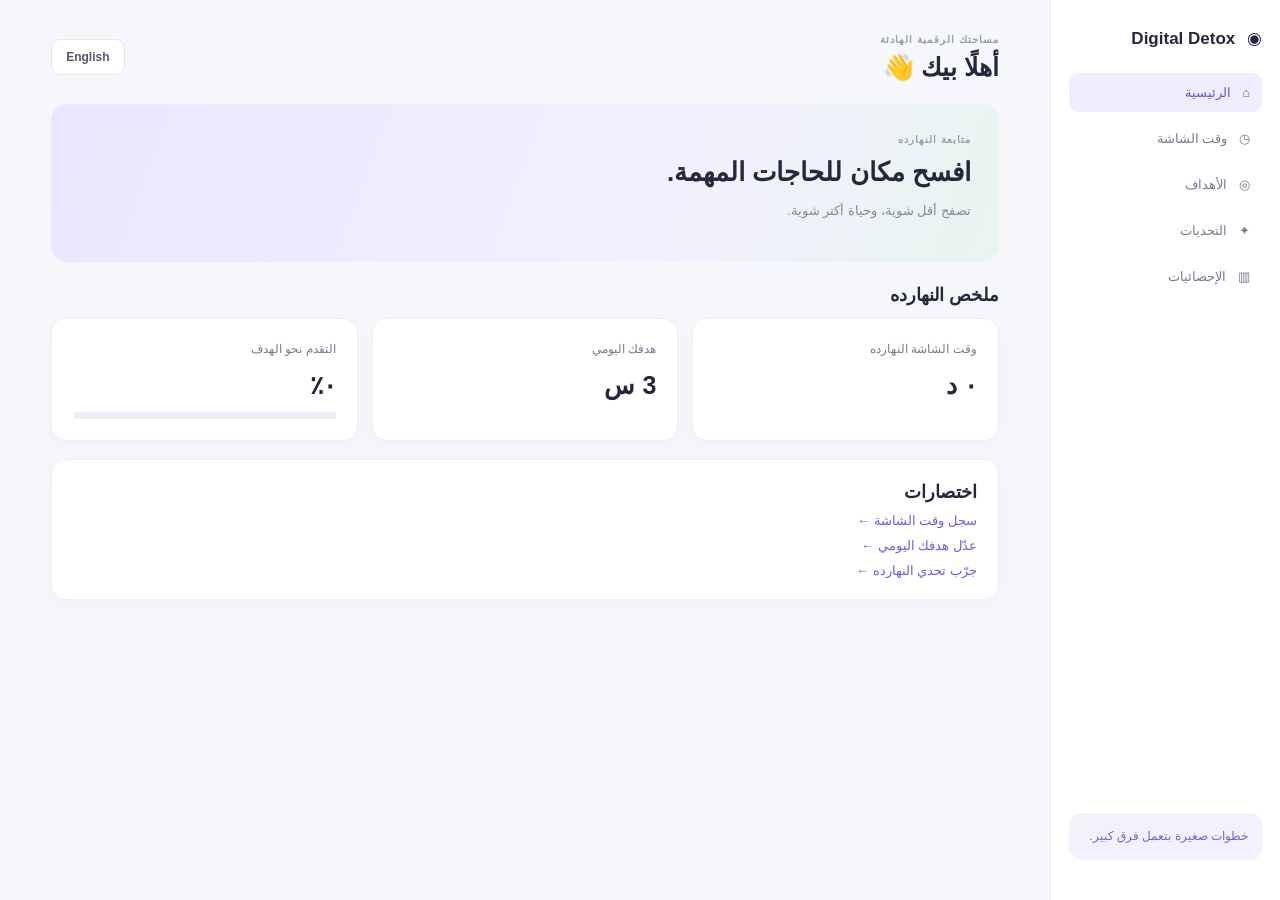
<file: index.html>
<!DOCTYPE html>
<html lang="en" dir="ltr">
<head>
  <meta charset="UTF-8">
  <meta name="viewport" content="width=device-width, initial-scale=1.0">
  <title>Digital Detox</title>
  <link rel="stylesheet" href="style.css">
  <script src="script.js" defer></script>
</head>
<body data-page="home">
  <div class="app">
    <aside class="sidebar">
      <a class="brand" href="index.html">◉ <strong>Digital Detox</strong></a>
      <nav>
        <a class="nav-link" href="index.html" data-nav="home">⌂ <span data-i18n="home">الرئيسية</span></a>
        <a class="nav-link" href="tracker.html" data-nav="tracker">◷ <span data-i18n="tracker">وقت الشاشة</span></a>
        <a class="nav-link" href="goals.html" data-nav="goals">◎ <span data-i18n="goals">الأهداف</span></a>
        <a class="nav-link" href="challenges.html" data-nav="challenges">✦ <span data-i18n="challenges">التحديات</span></a>
        <a class="nav-link" href="statistics.html" data-nav="statistics">▥ <span data-i18n="statistics">الإحصائيات</span></a>
      </nav>
      <p class="sidebar-note" data-i18n="sidebarNote">خطوات صغيرة بتعمل فرق كبير.</p>
    </aside>

    <main class="main">
      <header class="topbar">
        <div>
          <p class="eyebrow" data-i18n="welcome">مساحتك الرقمية الهادئة</p>
          <h1 data-i18n="greeting">أهلًا بيك 👋</h1>
        </div>
        <button class="language-button" id="languageButton">English</button>
      </header>

      <section class="hero">
        <p class="eyebrow" data-i18n="today">متابعة النهارده</p>
        <h2 data-i18n="introTitle">افسح مكان للحاجات المهمة.</h2>
        <p data-i18n="introText">تصفح أقل شوية، وحياة أكتر شوية.</p>
      </section>

      <h2 class="page-heading" data-i18n="todaySummary">ملخص النهارده</h2>
      <section class="cards">
        <article class="card">
          <p data-i18n="screenToday">وقت الشاشة النهارده</p>
          <strong id="homeTime">٠ د</strong>
        </article>
        <article class="card">
          <p data-i18n="dailyGoal">هدفك اليومي</p>
          <strong id="homeGoal">٣ س</strong>
        </article>
        <article class="card">
          <p data-i18n="goalProgress">التقدم نحو الهدف</p>
          <strong id="homeProgress">٠٪</strong>
          <div class="progress"><span id="homeBar"></span></div>
        </article>
      </section>

      <section class="card">
        <h2 data-i18n="quickLinks">اختصارات</h2>
        <div class="quick-links">
          <a href="tracker.html" data-i18n="logTime">سجل وقت الشاشة ←</a>
          <a href="goals.html" data-i18n="editGoal">عدّل هدفك اليومي ←</a>
          <a href="challenges.html" data-i18n="tryChallenge">جرّب تحدي النهارده ←</a>
        </div>
      </section>
    </main>
  </div>
</body>
</html>
</file>
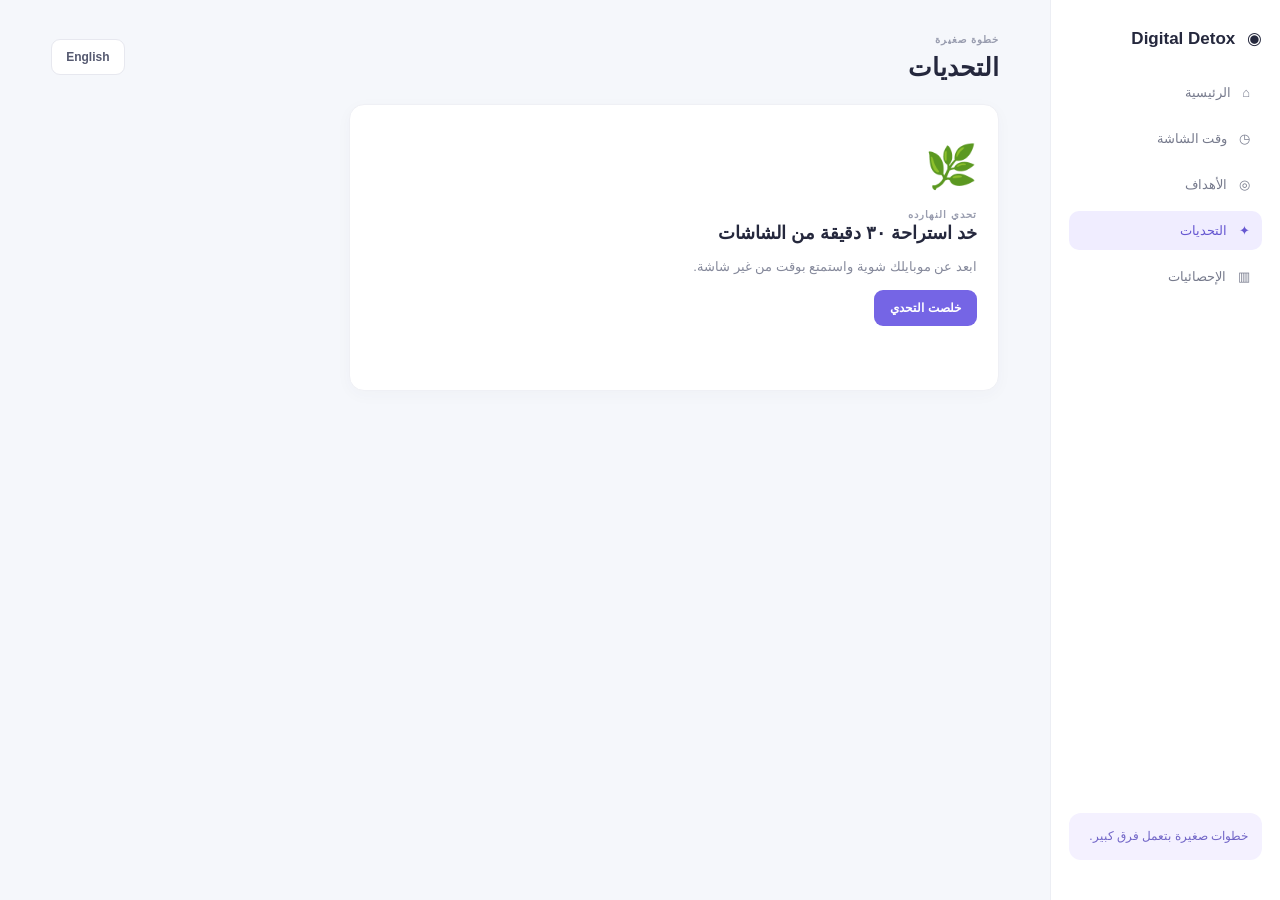
<file: challenges.html>
<!DOCTYPE html>
<html lang="en" dir="ltr">
<head>
  <meta charset="UTF-8">
  <meta name="viewport" content="width=device-width, initial-scale=1.0">
  <title>Challenges | Digital Detox</title>
  <link rel="stylesheet" href="style.css">
  <script src="script.js" defer></script>
</head>
<body data-page="challenges">
  <div class="app">
    <aside class="sidebar">
      <a class="brand" href="index.html">◉ <strong>Digital Detox</strong></a>
      <nav>
        <a class="nav-link" href="index.html" data-nav="home">⌂ <span data-i18n="home">الرئيسية</span></a>
        <a class="nav-link" href="tracker.html" data-nav="tracker">◷ <span data-i18n="tracker">وقت الشاشة</span></a>
        <a class="nav-link" href="goals.html" data-nav="goals">◎ <span data-i18n="goals">الأهداف</span></a>
        <a class="nav-link" href="challenges.html" data-nav="challenges">✦ <span data-i18n="challenges">التحديات</span></a>
        <a class="nav-link" href="statistics.html" data-nav="statistics">▥ <span data-i18n="statistics">الإحصائيات</span></a>
      </nav>
      <p class="sidebar-note" data-i18n="sidebarNote">خطوات صغيرة بتعمل فرق كبير.</p>
    </aside>

    <main class="main">
      <header class="topbar">
        <div>
          <p class="eyebrow" data-i18n="challengeLabel">خطوة صغيرة</p>
          <h1 data-i18n="challengesTitle">التحديات</h1>
        </div>
        <button class="language-button" id="languageButton">English</button>
      </header>

      <section class="card challenge-card">
        <div class="challenge-emoji">🌿</div>
        <p class="eyebrow" data-i18n="todayChallenge">تحدي النهارده</p>
        <h2 data-i18n="challengeTitle">خد استراحة ٣٠ دقيقة من الشاشات</h2>
        <p class="muted" data-i18n="challengeText">ابعد عن موبايلك شوية واستمتع بوقت من غير شاشة.</p>
        <button id="challengeButton" type="button" data-i18n="markComplete">خلصت التحدي</button>
        <p class="message" id="challengeMessage" aria-live="polite"></p>
      </section>
    </main>
  </div>
</body>
</html>
</file>
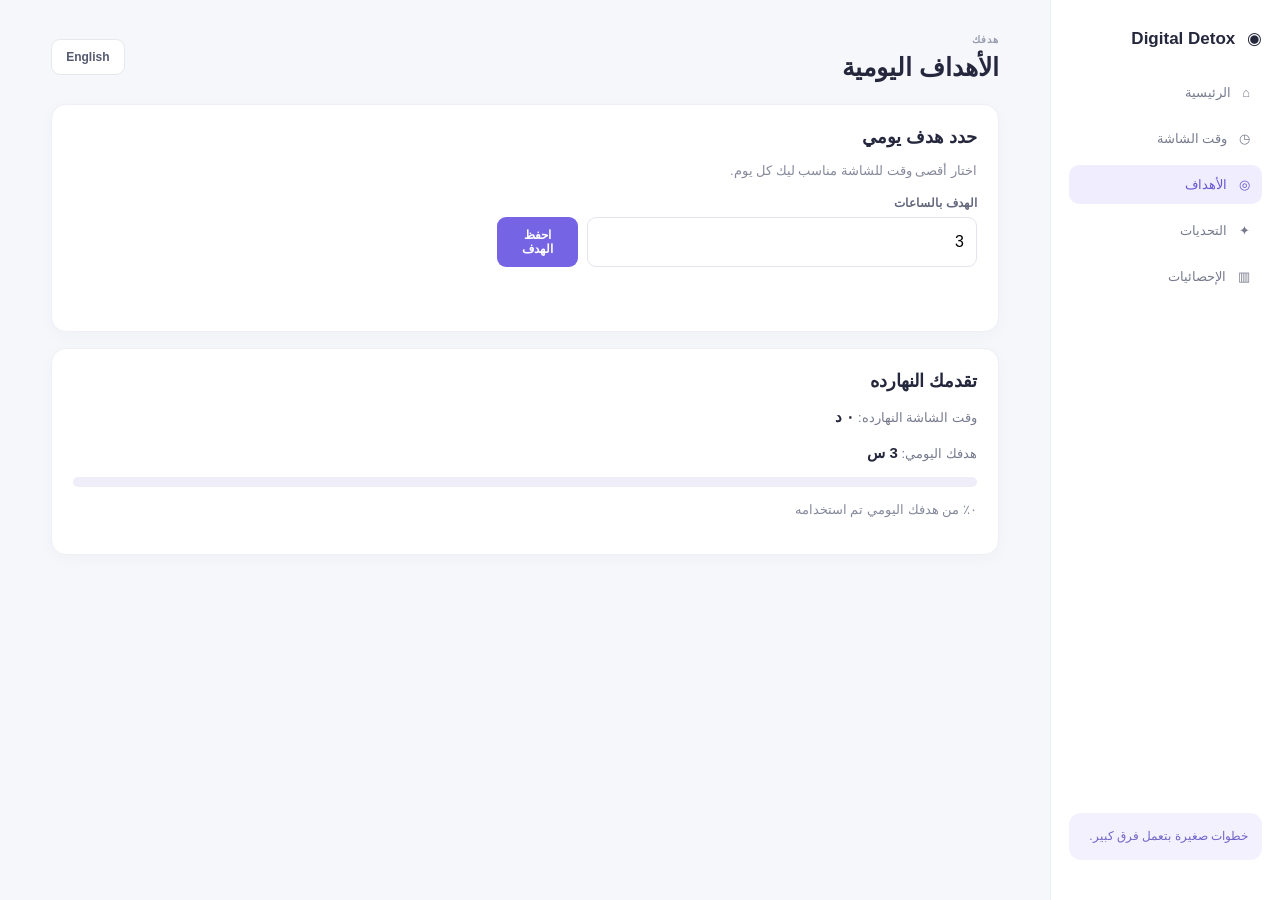
<file: goals.html>
<!DOCTYPE html>
<html lang="en" dir="ltr">
<head>
  <meta charset="UTF-8">
  <meta name="viewport" content="width=device-width, initial-scale=1.0">
  <title>Daily Goals | Digital Detox</title>
  <link rel="stylesheet" href="style.css">
  <script src="script.js" defer></script>
</head>
<body data-page="goals">
  <div class="app">
    <aside class="sidebar">
      <a class="brand" href="index.html">◉ <strong>Digital Detox</strong></a>
      <nav>
        <a class="nav-link" href="index.html" data-nav="home">⌂ <span data-i18n="home">الرئيسية</span></a>
        <a class="nav-link" href="tracker.html" data-nav="tracker">◷ <span data-i18n="tracker">وقت الشاشة</span></a>
        <a class="nav-link" href="goals.html" data-nav="goals">◎ <span data-i18n="goals">الأهداف</span></a>
        <a class="nav-link" href="challenges.html" data-nav="challenges">✦ <span data-i18n="challenges">التحديات</span></a>
        <a class="nav-link" href="statistics.html" data-nav="statistics">▥ <span data-i18n="statistics">الإحصائيات</span></a>
      </nav>
      <p class="sidebar-note" data-i18n="sidebarNote">خطوات صغيرة بتعمل فرق كبير.</p>
    </aside>

    <main class="main">
      <header class="topbar">
        <div>
          <p class="eyebrow" data-i18n="goalLabel">هدفك</p>
          <h1 data-i18n="goalsTitle">الأهداف اليومية</h1>
        </div>
        <button class="language-button" id="languageButton">English</button>
      </header>

      <section class="card">
        <h2 data-i18n="setGoal">حدد هدف يومي</h2>
        <p class="muted" data-i18n="goalDescription">اختار أقصى وقت للشاشة مناسب ليك كل يوم.</p>
        <form id="goalForm">
          <label for="goalInput" data-i18n="goalHoursLabel">الهدف بالساعات</label>
          <div class="form-row">
            <input id="goalInput" type="number" min="0.5" max="24" step="0.5" required>
            <button type="submit" data-i18n="saveGoal">احفظ الهدف</button>
          </div>
        </form>
        <p class="message" id="goalMessage" aria-live="polite"></p>
      </section>

      <section class="card">
        <h2 data-i18n="yourProgress">تقدمك النهارده</h2>
        <p class="total-time"><span data-i18n="screenToday">وقت الشاشة النهارده</span>: <strong id="goalTime">٠ د</strong></p>
        <p class="total-time"><span data-i18n="dailyGoal">هدفك اليومي</span>: <strong id="goalDisplay">٣ س</strong></p>
        <div class="progress large"><span id="goalBar"></span></div>
        <p class="muted" id="goalProgressText"></p>
      </section>
    </main>
  </div>
</body>
</html>
</file>
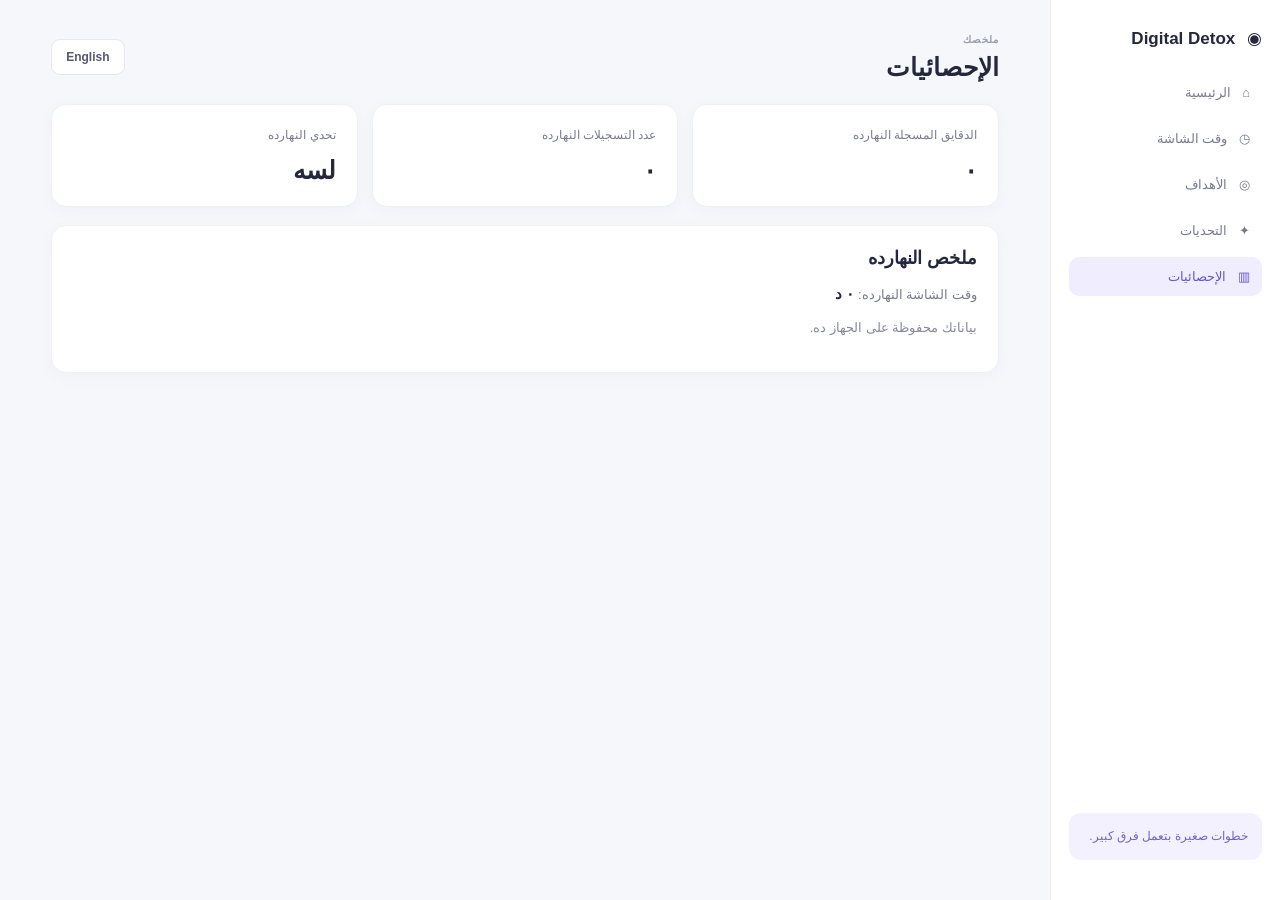
<file: statistics.html>
<!DOCTYPE html>
<html lang="en" dir="ltr">
<head>
  <meta charset="UTF-8">
  <meta name="viewport" content="width=device-width, initial-scale=1.0">
  <title>Statistics | Digital Detox</title>
  <link rel="stylesheet" href="style.css">
  <script src="script.js" defer></script>
</head>
<body data-page="statistics">
  <div class="app">
    <aside class="sidebar">
      <a class="brand" href="index.html">◉ <strong>Digital Detox</strong></a>
      <nav>
        <a class="nav-link" href="index.html" data-nav="home">⌂ <span data-i18n="home">الرئيسية</span></a>
        <a class="nav-link" href="tracker.html" data-nav="tracker">◷ <span data-i18n="tracker">وقت الشاشة</span></a>
        <a class="nav-link" href="goals.html" data-nav="goals">◎ <span data-i18n="goals">الأهداف</span></a>
        <a class="nav-link" href="challenges.html" data-nav="challenges">✦ <span data-i18n="challenges">التحديات</span></a>
        <a class="nav-link" href="statistics.html" data-nav="statistics">▥ <span data-i18n="statistics">الإحصائيات</span></a>
      </nav>
      <p class="sidebar-note" data-i18n="sidebarNote">خطوات صغيرة بتعمل فرق كبير.</p>
    </aside>

    <main class="main">
      <header class="topbar">
        <div>
          <p class="eyebrow" data-i18n="overview">ملخصك</p>
          <h1 data-i18n="statistics">الإحصائيات</h1>
        </div>
        <button class="language-button" id="languageButton">English</button>
      </header>

      <section class="cards">
        <article class="card">
          <p data-i18n="minutesStat">الدقايق المسجلة النهارده</p>
          <strong id="statsMinutes">٠</strong>
        </article>
        <article class="card">
          <p data-i18n="entriesStat">عدد التسجيلات النهارده</p>
          <strong id="statsEntries">٠</strong>
        </article>
        <article class="card">
          <p data-i18n="challengeStat">تحدي النهارده</p>
          <strong id="statsChallenge">لسه</strong>
        </article>
      </section>

      <section class="card">
        <h2 data-i18n="todaySummary">ملخص النهارده</h2>
        <p class="total-time"><span data-i18n="screenToday">وقت الشاشة النهارده</span>: <strong id="statsTime">٠ د</strong></p>
        <p class="muted" data-i18n="statsNote">بياناتك محفوظة على الجهاز ده.</p>
      </section>
    </main>
  </div>
</body>
</html>
</file>
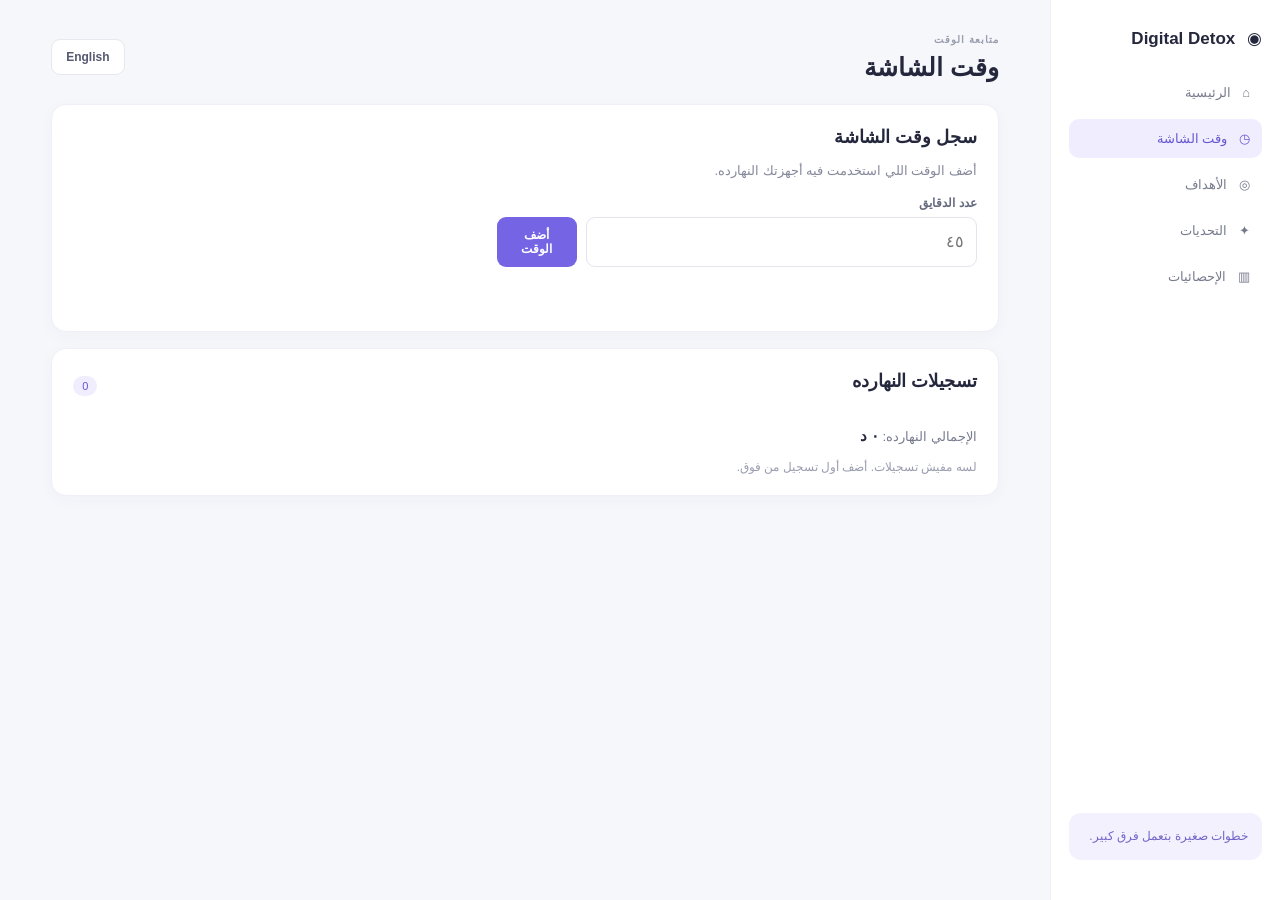
<file: tracker.html>
<!DOCTYPE html>
<html lang="en" dir="ltr">
<head>
  <meta charset="UTF-8">
  <meta name="viewport" content="width=device-width, initial-scale=1.0">
  <title>Screen Time | Digital Detox</title>
  <link rel="stylesheet" href="style.css">
  <script src="script.js" defer></script>
</head>
<body data-page="tracker">
  <div class="app">
    <aside class="sidebar">
      <a class="brand" href="index.html">◉ <strong>Digital Detox</strong></a>
      <nav>
        <a class="nav-link" href="index.html" data-nav="home">⌂ <span data-i18n="home">الرئيسية</span></a>
        <a class="nav-link" href="tracker.html" data-nav="tracker">◷ <span data-i18n="tracker">وقت الشاشة</span></a>
        <a class="nav-link" href="goals.html" data-nav="goals">◎ <span data-i18n="goals">الأهداف</span></a>
        <a class="nav-link" href="challenges.html" data-nav="challenges">✦ <span data-i18n="challenges">التحديات</span></a>
        <a class="nav-link" href="statistics.html" data-nav="statistics">▥ <span data-i18n="statistics">الإحصائيات</span></a>
      </nav>
      <p class="sidebar-note" data-i18n="sidebarNote">خطوات صغيرة بتعمل فرق كبير.</p>
    </aside>

    <main class="main">
      <header class="topbar">
        <div>
          <p class="eyebrow" data-i18n="trackerLabel">متابعة الوقت</p>
          <h1 data-i18n="trackerTitle">وقت الشاشة</h1>
        </div>
        <button class="language-button" id="languageButton">English</button>
      </header>

      <section class="card">
        <h2 data-i18n="logScreenTime">سجل وقت الشاشة</h2>
        <p class="muted" data-i18n="trackerDescription">أضف الوقت اللي استخدمت فيه أجهزتك النهارده.</p>
        <form id="timeForm">
          <label for="minutesInput" data-i18n="minutesLabel">عدد الدقايق</label>
          <div class="form-row">
            <input id="minutesInput" type="number" min="1" max="1440" placeholder="٤٥" required>
            <button type="submit" data-i18n="addTime">أضف الوقت</button>
          </div>
        </form>
        <p class="message" id="trackerMessage" aria-live="polite"></p>
      </section>

      <section class="card">
        <div class="section-title">
          <h2 data-i18n="todaysEntries">تسجيلات النهارده</h2>
          <span class="pill" id="entryCount">0</span>
        </div>
        <p class="total-time"><span data-i18n="totalToday">الإجمالي النهارده:</span> <strong id="trackerTotal">٠ د</strong></p>
        <ul class="entry-list" id="entryList"></ul>
      </section>
    </main>
  </div>
</body>
</html>
</file>
<file: style.css>
@import url('https://fonts.googleapis.com/css2?family=Cairo:wght@400;600;700;800&family=DM+Sans:wght@400;600;700;800&display=swap');

:root {
  font-family: arial, tahoma, sans-serif;
  color: #25283d;
  background: #f5f7fb;
  --purple: #7565e5;
  --muted: #85899b;
}

* { box-sizing: border-box; }
body { margin: 0; min-width: 320px; }
button, input { font: inherit; }
button { cursor: pointer; }

.app {
  width: min(1400px, 100%);
  min-height: 100vh;
  margin: auto;
  display: grid;
  grid-template-columns: 230px 1fr;
}

.sidebar {
  display: flex;
  flex-direction: column;
  gap: 24px;
  padding: 28px 18px;
  background: white;
  border-inline-end: 1px solid #eceef4;
}

.brand {
  color: #25283d;
  text-decoration: none;
  font-size: 17px;
}
.brand strong { margin-inline-start: 7px; }

.sidebar nav { display: grid; gap: 7px; }
.nav-link {
  padding: 12px;
  border-radius: 10px;
  color: #777b8d;
  text-decoration: none;
  font-size: 13px;
}
.nav-link span { margin-inline-start: 8px; }
.nav-link.active { color: #6657d1; background: #f0edff; }
.sidebar-note {
  margin-top: auto;
  padding: 14px;
  border-radius: 12px;
  color: #7165c7;
  background: #f4f1ff;
  font-size: 12px;
  line-height: 1.6;
}

.main { width: 100%; max-width: 1050px; padding: 32px clamp(18px, 4vw, 52px); }
.topbar, .section-title {
  display: flex;
  align-items: center;
  justify-content: space-between;
  gap: 15px;
  margin-bottom: 22px;
}
.eyebrow {
  margin: 0;
  color: #999daf;
  font-size: 10px;
  font-weight: 800;
  letter-spacing: 1px;
}
h1 { margin: 5px 0 0; font-size: 25px; }
h2 { margin: 0 0 10px; font-size: 18px; }
p { line-height: 1.55; }

.language-button {
  padding: 10px 14px;
  border: 1px solid #e7e8ef;
  border-radius: 9px;
  background: white;
  color: #555970;
  font-weight: 700;
  font-size: 12px;
}

.hero {
  margin-bottom: 22px;
  padding: 28px;
  border-radius: 17px;
  background: linear-gradient(110deg, #e9e6ff, #f4f0ff 65%, #e7f5ef);
}
.hero h2 { margin: 10px 0 5px; font-size: 26px; }
.hero p:last-child, .muted { color: var(--muted); font-size: 13px; }

.page-heading { margin: 0 0 12px; }
.cards {
  display: grid;
  grid-template-columns: repeat(3, minmax(0, 1fr));
  gap: 14px;
  margin-bottom: 18px;
}
.card {
  margin-bottom: 16px;
  padding: 21px;
  border: 1px solid #eff0f5;
  border-radius: 15px;
  background: white;
  box-shadow: 0 4px 16px #31385308;
}
.cards .card { margin: 0; }
.card > p:first-child { margin-top: 0; color: #777b8e; font-size: 12px; }
.card strong { font-size: 25px; }
.quick-links { display: grid; gap: 10px; }
.quick-links a { color: #6c5ddd; font-size: 13px; text-decoration: none; }

form { max-width: 480px; }
label { display: block; margin: 15px 0 7px; color: #64697e; font-size: 12px; font-weight: 700; }
.form-row { display: flex; gap: 9px; }
input {
  width: 100%;
  min-width: 0;
  padding: 11px 12px;
  border: 1px solid #e3e5ed;
  border-radius: 9px;
  outline: none;
}
input:focus { border-color: #998ce9; box-shadow: 0 0 0 3px #7868e817; }
button[type="submit"], #challengeButton {
  padding: 11px 16px;
  border: 0;
  border-radius: 9px;
  color: white;
  background: var(--purple);
  font-size: 12px;
  font-weight: 700;
}
.message { min-height: 19px; color: #39896d; font-size: 12px; }
.pill { padding: 4px 9px; border-radius: 20px; color: #6657d1; background: #f0edff; font-size: 11px; }
.total-time { color: #777b8e; font-size: 13px; }
.total-time strong { color: #25283d; font-size: 15px; }
.entry-list { display: grid; gap: 8px; margin: 0; padding: 0; list-style: none; }
.entry-row { display: flex; justify-content: space-between; padding: 11px; border-radius: 9px; background: #f8f9fc; color: #6d7184; font-size: 12px; }
.empty-entry { color: #999daf; font-size: 12px; }
.progress { height: 7px; margin-top: 12px; overflow: hidden; border-radius: 9px; background: #efedf8; }
.progress span { display: block; width: 0; height: 100%; border-radius: inherit; background: linear-gradient(90deg, #8172ed, #b19df7); transition: width .2s; }
.progress.large { height: 10px; }

.challenge-card { max-width: 650px; }
.challenge-emoji { margin: 16px 0; font-size: 42px; }

[dir="rtl"] { font-family: tahoma, arial, sans-serif; }

@media (max-width: 700px) {
  .app { display: block; }
  .sidebar { min-height: 0; gap: 12px; padding: 14px; border-inline-end: 0; border-bottom: 1px solid #eceef4; }
  .sidebar nav { display: flex; overflow-x: auto; }
  .nav-link { flex: 0 0 auto; padding: 9px; font-size: 11px; }
  .sidebar-note { display: none; }
  .main { padding: 22px 15px; }
  .cards { grid-template-columns: 1fr; gap: 9px; }
  .cards .card { padding: 16px; }
  .hero { padding: 21px; }
}
.sidebar {
  position: sticky;
  top: 0;
  z-index: 10;
}

.sidebar nav {
  scrollbar-width: none;
}

.sidebar nav::-webkit-scrollbar {
  display: none;
}

.nav-link {
  white-space: nowrap;
}
</file>
